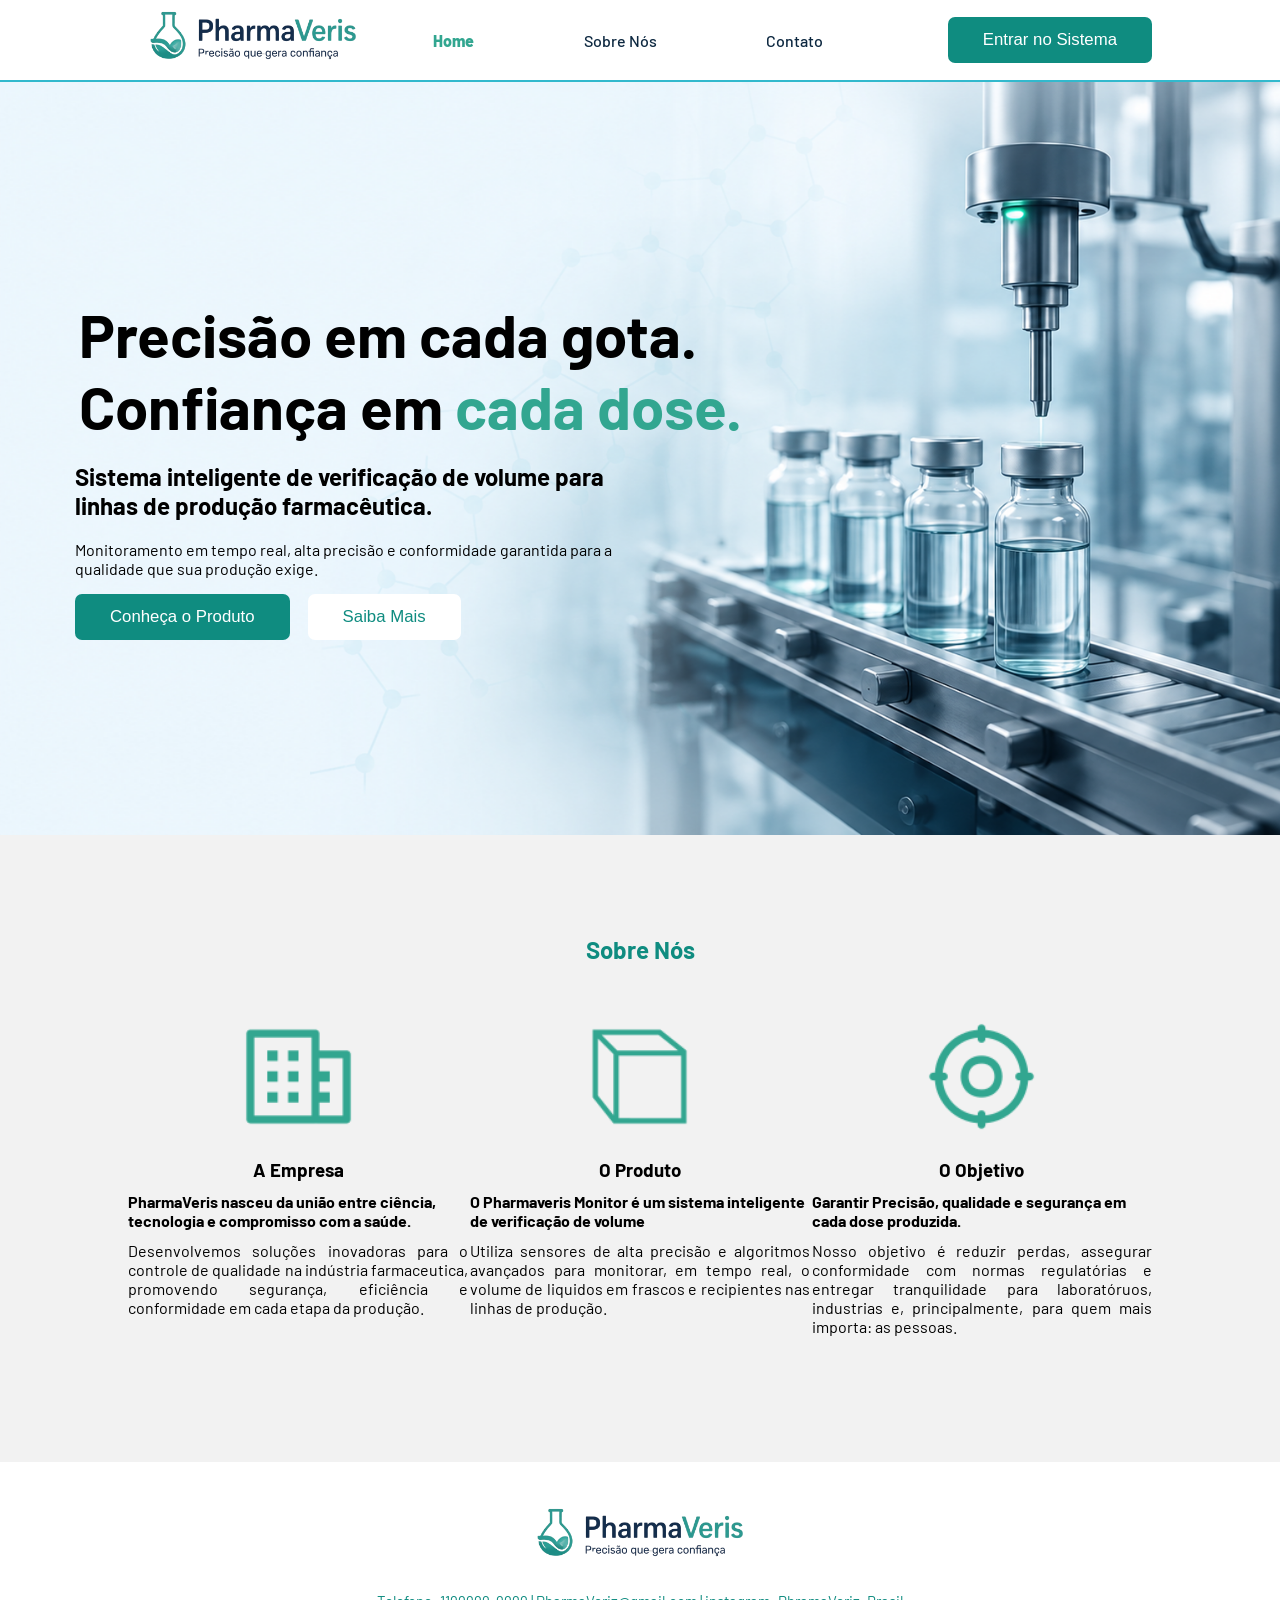
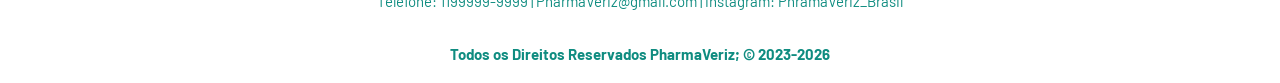
<file: web-data-viz/public/index.html>
<!DOCTYPE html>
<html lang="pt-BR">

<head>
    <meta charset="UTF-8">
    <meta http-equiv="X-UA-Compatible" content="IE=edge">
    <meta name="viewport" content="width=device-width, initial-scale=1.0">

    <title>PharmaVeris | Página Inicial</title>

    <script src="./js/sessao.js"></script>

    <link rel="stylesheet" href="./css/estilo.css">
    <link rel="icon" href="./assets/icon/logo.png">
    <link rel="preconnect" href="https://fonts.gstatic.com">
</head>

<body>
    <div class="header">
      <div class="container">
        <img src="assets/icon/logo.png" alt="Logo">
        <ul class="navbar">
          <li class="agora">
            <a href="#">Home</a>
          </li>
          <li>
            <a href="#social">Sobre Nós</a>
          </li>
          <li>
            <a href="#contato">Contato</a>
          </li>
          <li>
          </li>
        </ul>
        <button onclick="entrar()" id="btn_entrar">Entrar no Sistema</button>
      </div>
    </div>
  
    <div class="banner" style="display: flex;">
      <div class="container">
        <h1>Precisão em cada gota. <br> Confiança em <span>cada dose.</span></h1>

        <div class="texto-banner">
          <h2>Sistema inteligente de verificação de volume para linhas de produção farmacêutica.</h2>

          <p>Monitoramento em tempo real, alta precisão e conformidade garantida para a qualidade que sua produção exige.</p>

          <button id="conheca" onclick="descer()">Conheça o Produto</button>
          <button id="saiba" onclick="descer()">Saiba Mais </button>
        </div>
      </div>
    </div>
  
    <div id="social" class="social">
      <div class="container">
        <h2 style="text-align: center; color: #0F8C80;">Sobre Nós</h2>
        <div class="boxes">
          <div class="box">
            <img src="assets/imgs/organizacao.png">
            <h3>A Empresa</h3>

            <h4>PharmaVeris nasceu da união entre ciência, tecnologia e compromisso com a saúde.</h4>

            <p>Desenvolvemos soluções inovadoras para o controle de qualidade na indústria farmaceutica, promovendo segurança, eficiência e conformidade em cada etapa da produção.</p>
          </div>

          <div class="linha"></div>

          <div class="box">
            <img src="assets/imgs/cubo.png">
            <h3>O Produto</h3>

            <h4>O Pharmaveris Monitor é um sistema inteligente de verificação de volume</h4>

            <p>Utiliza sensores de alta precisão e algoritmos avançados para monitorar, em tempo real, o volume de liquidos em frascos e recipientes nas linhas de produção.</p>
          </div>

          <div class="linha"></div>

          <div class="box">
            <img src="assets/imgs/alvo.png">
            <h3>O Objetivo</h3>

            <h4>Garantir Precisão, qualidade e segurança em cada dose produzida.</h4>

            <p>Nosso objetivo é reduzir perdas, assegurar conformidade com normas regulatórias e entregar tranquilidade para laboratóruos, industrias e, principalmente, para quem mais importa: as pessoas.</p>
          </div>
        </div>
      </div>
    </div>
  
    <div class="footer">
      <div class="container" id="contato">
        <img src="assets/icon/logo.png" alt="Logo">
        <p>Telefone: 1199999-9999 | PharmaVeriz@gmail.com | instagram: PhramaVeriz_Brasil</p>
        <h4>Todos os Direitos Reservados PharmaVeriz; &copy; 2023-2026</h4>
      </div>
    </div>
</body>

</html>

<script>
  function entrar(){
    window.location = 'cadastro.html'
  }

  function descer(){
    window.location = '#social'
  }
</script>
</file>
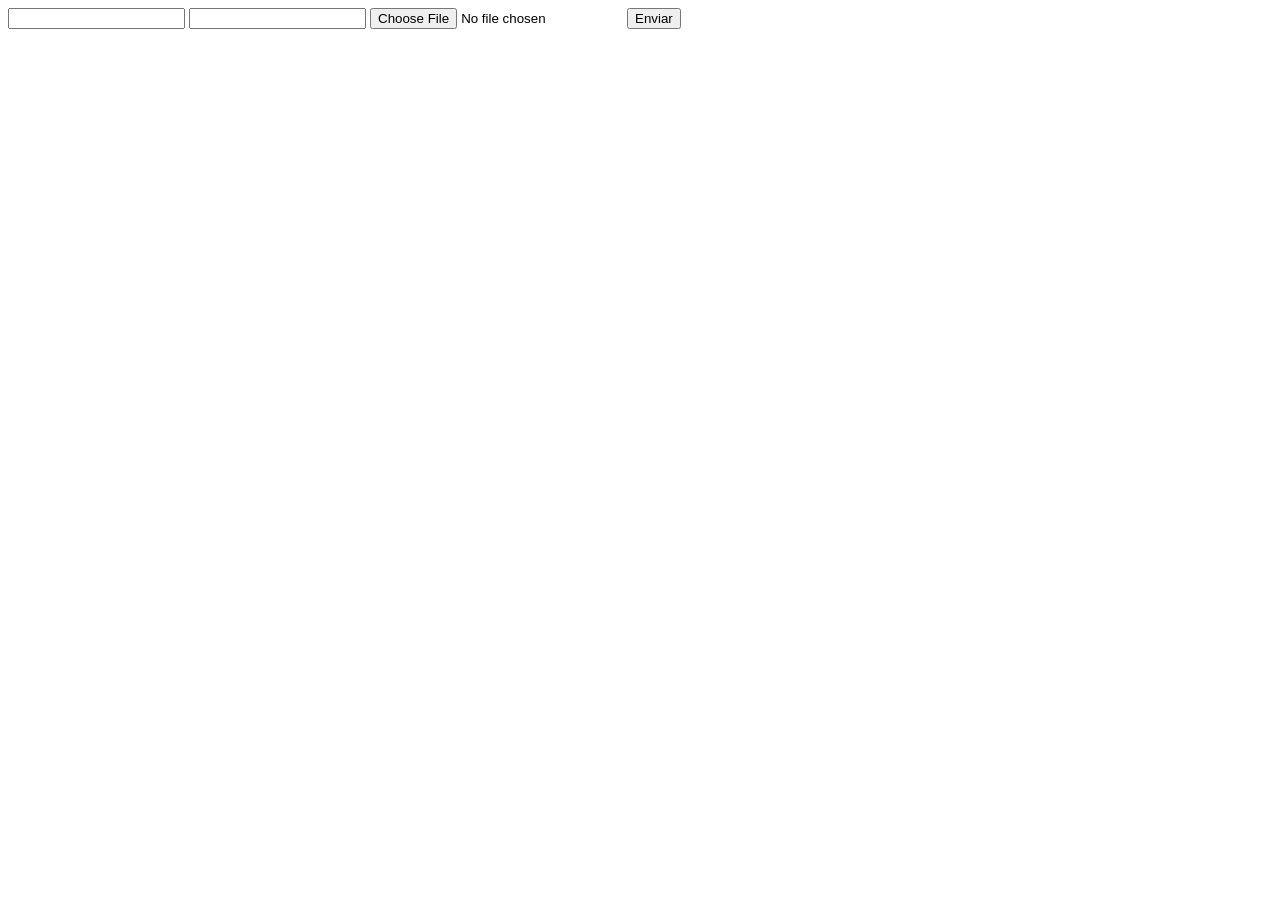
<file: web-data-viz/DOCUMENTOS_DE_APOIO/exemplo_de_upload_de_arquivo/public/index.html>
<!DOCTYPE html>
<html lang="en">

<head>
  <meta charset="UTF-8">
  <meta http-equiv="X-UA-Compatible" content="IE=edge">
  <meta name="viewport" content="width=device-width, initial-scale=1.0">
  <title>Upload</title>
</head>

<body>

  <div>
    <input name="nome" id="nome" type="text" />
    <input name="email" id="email" type="url" />
    <input name="foto" id="foto" type="file" />
    <button onclick="enviar()">Enviar</button>
  </div>

  <div id="container"></div>
</body>

</html>

<script>
  function enviar() {
    const formData = new FormData();
    formData.append('foto', foto.files[0])
    formData.append('nome', nome.value)
    formData.append('email', email.value)

    fetch("/usuarios/cadastro", {
      method: "POST",
      body: formData
    })
      .then(res => {
        window.location = "./perfil.html"
      })
      .catch(err => {
        console.log(err);
      })
  }
</script>
</file>
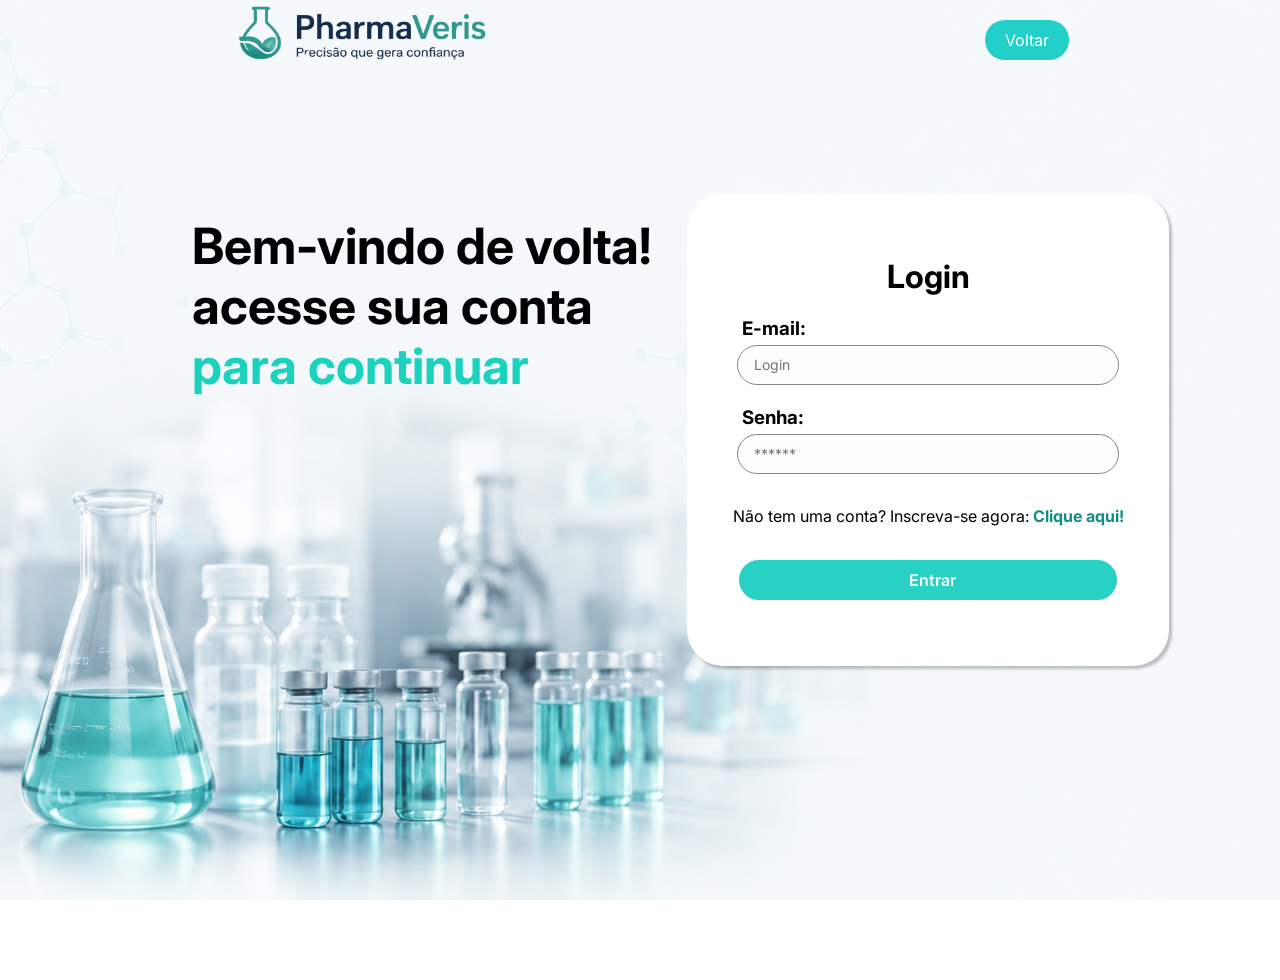
<file: web-data-viz/public/login.html>
<!DOCTYPE html>
<html lang="pt-br">

<head>
    <meta charset="UTF-8">
    <meta http-equiv="X-UA-Compatible" content="IE=edge">
    <meta name="viewport" content="width=device-width, initial-scale=1.0">
    <link rel="shortcut icon" href="../assets/logo/Simbolo_SafeControl.png" type="image/x-icon">

    <title>PharmaVeris | Login</title>

    <script src="./js/sessao.js"></script>

    <link rel="stylesheet" href="./css/login.css">
    <link rel="icon" href="./assets/icon/favicon2.ico">
    <link rel="preconnect" href="https://fonts.gstatic.com">
</head>

<body>
    <div class="header">
        <div class="logo">
      <img class="img-logo" src="assets/icon/logo.png" style="height: 90px; width: 300px;" alt="Imagem da Logo da Safe Control">
        </div>
        
        <button class="voltar"><a class="link-voltar" href="index.html">Voltar</a></button>
    </div>
     <div class="fala">
    <h1>Bem-vindo de volta!<br>
    acesse sua conta<br>
    <p>para continuar</p>
    </h1>
  </div>

    <div class="login">
        <div class="alerta_erro">
            <div class="card_erro" id="cardErro">
                <span id="mensagem_erro"></span>
            </div>
        </div>

        <div class="container">
            <div class="card card-login">
                <div class="formulario">
                    <h2>Login</h2>
                    
                    <div class="campo">
                        <h3>E-mail:</h3>
                        <input id="email_input" type="text" placeholder="Login">
                    </div>

                    <div class="campo">
                        <h3>Senha:</h3>
                        <input id="senha_input" type="password" placeholder="******">
                    </div>

                    <p>Não tem uma conta? Inscreva-se agora: <a class="link-entrar" href="./cadastro.html">Clique aqui!</a></p>
                    
                    <button class="botao" onclick="entrar()"><span class="texto-botao">Entrar</span></button>
                </div>

                <div id="div_aguardar" class="loading-div">
                    <img src="./assets/circle-loading.gif" id="loading-gif">
                </div>

                <div id="div_erros_login"></div>
            </div>
        </div>
    </div>
</body>
</html>

<script>
    function entrar() {
        aguardar();

        var emailVar = email_input.value;
        var senhaVar = senha_input.value;

        if (emailVar == "" || senhaVar == "") {
            cardErro.style.display = "block"
            mensagem_erro.innerHTML = "(Mensagem de erro para todos os campos em branco)";
            finalizarAguardar();
            return false;
        }
        else {
            setInterval(sumirMensagem, 5000)
        }

        console.log("FORM LOGIN: ", emailVar);
        console.log("FORM SENHA: ", senhaVar);

        fetch("/usuarios/autenticar", {
            method: "POST",
            headers: {
                "Content-Type": "application/json"
            },
            body: JSON.stringify({
                emailServer: emailVar,
                senhaServer: senhaVar
            })
        }).then(function (resposta) {
            console.log("ESTOU NO THEN DO entrar()!")

            if (resposta.ok) {
                console.log(resposta);

                resposta.json().then(json => {
                    console.log(json);
                    console.log(JSON.stringify(json));
                    sessionStorage.EMAIL_USUARIO = json.email;
                    sessionStorage.NOME_USUARIO = json.nome;
                    sessionStorage.ID_USUARIO = json.id;
                    //sessionStorage.AQUARIOS = JSON.stringify(json.aquarios)
                    
                    if(emailVar == 'suporte@safe.com' && senhaVar == 'suporten3'){
                        setTimeout(function () {
                        window.location = "manul_instalação.html";
                    }, 1000);
                    }

                    else{
                        setTimeout(function () {
                            window.location = "pagina";
                        }, 1000);
                    }
                });

            } else {

                console.log("Houve um erro ao tentar realizar o login!");

                resposta.text().then(texto => {
                    console.error(texto);
                    finalizarAguardar(texto);
                });
            }

        }).catch(function (erro) {
            console.log(erro);
        })

        return false;
    }

    function sumirMensagem() {
        cardErro.style.display = "none"
    }

</script>
</file>
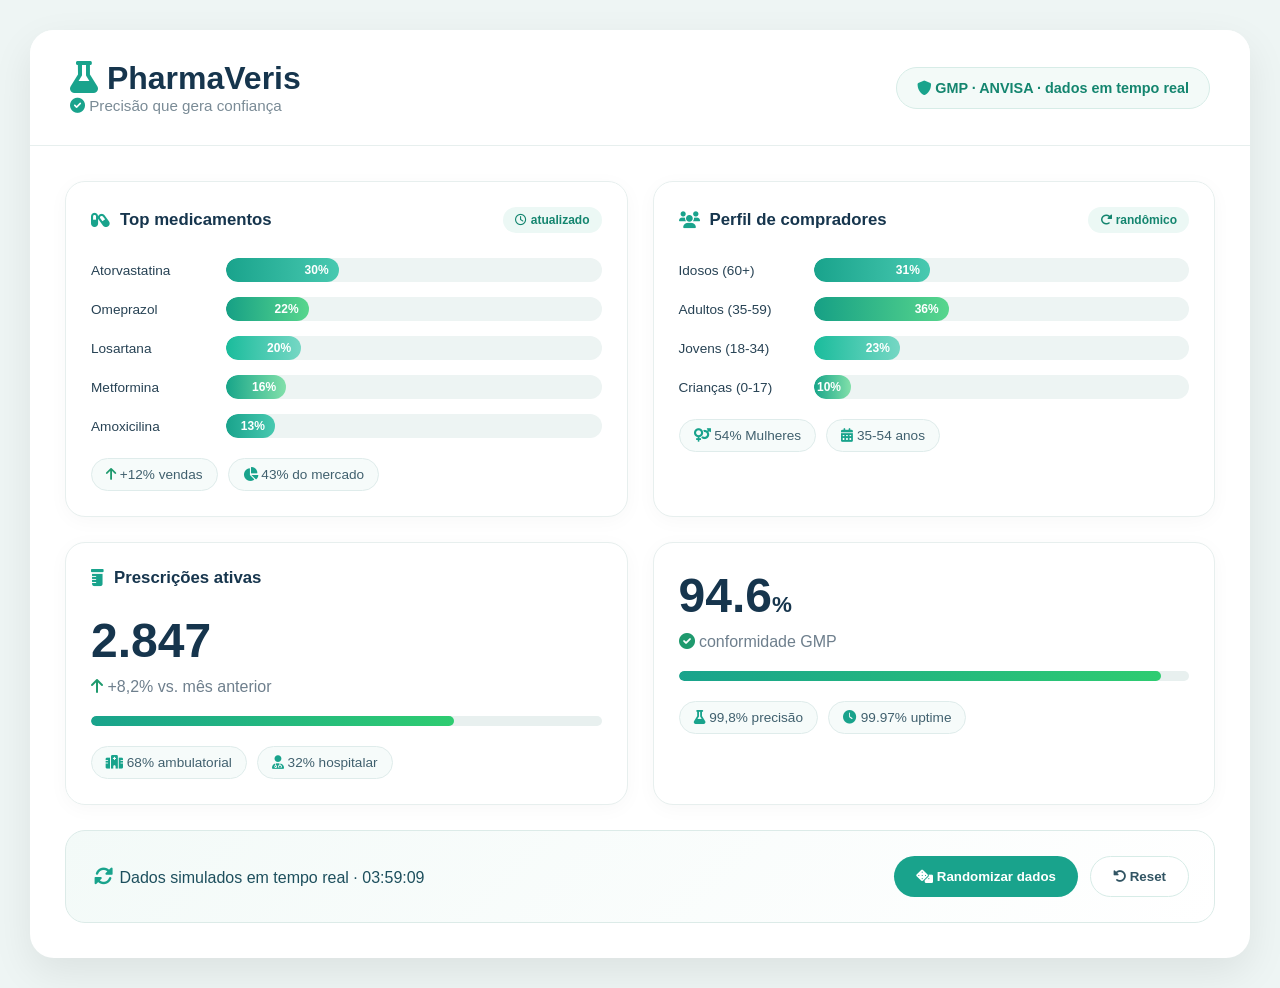
<file: web-data-viz/public/pagina.html>
<!DOCTYPE html>
<html lang="pt-BR">
<head>
  <meta charset="UTF-8">
  <meta name="viewport" content="width=device-width, initial-scale=1.0">
  <title>PharmaVeris · Insights</title>
  <!-- Font Awesome (opcional, para ícones) -->
  <link rel="stylesheet" href="https://cdnjs.cloudflare.com/ajax/libs/font-awesome/6.0.0-beta3/css/all.min.css">
  
  
  <style>*{
    margin:0;
    padding:0;
    box-sizing:border-box;
    font-family:'Segoe UI',sans-serif;
}

body{
    background:#eef5f4;
    min-height:100vh;
    padding:30px;
}

.dashboard{
    max-width:1400px;
    margin:auto;
    background:#fff;
    border-radius:24px;
    overflow:hidden;
    box-shadow:0 15px 40px rgba(0,0,0,.08);
}

/* ==========================
   HEADER
========================== */

.brand-header{
    display:flex;
    justify-content:space-between;
    align-items:center;
    padding:30px 40px;
    border-bottom:1px solid #e7efee;
    background:#fff;
}

.brand h1{
    font-size:2rem;
    color:#16354d;
    font-weight:700;
}

.brand h1 i{
    color:#19a38c;
}

.tagline{
    margin-top:8px;
    color:#7a8b96;
    font-size:.95rem;
}

.tagline i{
    color:#19a38c;
}

.trust-badge{
    background:#f3faf8;
    border:1px solid #d7ece7;
    color:#14856f;
    padding:12px 20px;
    border-radius:50px;
    font-size:.9rem;
    font-weight:600;
}

.trust-badge i{
    color:#19a38c;
}

/* ==========================
   HERO
========================== */

.insight-grid{
    display:grid;
    grid-template-columns:repeat(2,1fr);
    gap:25px;
    padding:35px;
}

/* ==========================
   CARDS
========================== */

.card{
    background:#fff;
    border:1px solid #e7efee;
    border-radius:20px;
    padding:25px;
    transition:.3s;
    box-shadow:0 4px 20px rgba(0,0,0,.03);
}

.card:hover{
    transform:translateY(-4px);
    box-shadow:0 12px 30px rgba(0,0,0,.07);
}

.card-header{
    display:flex;
    justify-content:space-between;
    align-items:center;
    margin-bottom:25px;
}

.card-header h3{
    color:#16354d;
    font-size:1.05rem;
    display:flex;
    align-items:center;
    gap:10px;
}

.card-header h3 i{
    color:#19a38c;
}

.badge-cpi{
    background:#ecf8f5;
    color:#14856f;
    padding:6px 12px;
    border-radius:30px;
    font-size:.75rem;
    font-weight:600;
}

/* ==========================
   KPIS
========================== */

.cpi-value{
    font-size:3rem;
    font-weight:700;
    color:#16354d;
}

.cpi-desc{
    margin-top:10px;
    color:#6e7f8d;
}

.progress-bar-bg{
    height:10px;
    background:#e8f0ef;
    border-radius:20px;
    margin:20px 0;
    overflow:hidden;
}

.progress-fill{
    height:100%;
    border-radius:20px;
    background:linear-gradient(
        90deg,
        #19a38c,
        #2ecc71
    );
}

/* ==========================
   CHIPS
========================== */

.chip-list{
    display:flex;
    flex-wrap:wrap;
    gap:10px;
}

.chip{
    background:#f6fbfa;
    border:1px solid #dfeceb;
    padding:8px 14px;
    border-radius:50px;
    color:#40606e;
    font-size:.85rem;
}

.chip i{
    color:#19a38c;
}

/* ==========================
   BARRAS
========================== */

.chart-container{
    margin-top:15px;
}

.bar-item{
    display:flex;
    align-items:center;
    gap:15px;
    margin-bottom:15px;
}

.bar-label{
    width:120px;
    font-size:.85rem;
    color:#274254;
    font-weight:500;
}

.bar-track{
    flex:1;
    height:24px;
    background:#edf4f3;
    border-radius:50px;
    overflow:hidden;
}

.bar-fill{
    height:100%;
    display:flex;
    justify-content:flex-end;
    align-items:center;
    padding-right:10px;
    color:white;
    font-size:.75rem;
    font-weight:600;
    border-radius:50px;
    background:linear-gradient(
        90deg,
        #19a38c,
        #48c9b0
    );
}

.bar-fill.orange{
    background:linear-gradient(
        90deg,
        #16a085,
        #58d68d
    );
}

.bar-fill.green{
    background:linear-gradient(
        90deg,
        #1abc9c,
        #76d7c4
    );
}

.bar-fill.purple{
    background:linear-gradient(
        90deg,
        #17a589,
        #82e0aa
    );
}

/* ==========================
   MINI STATS
========================== */

.mini-stats{
    display:flex;
    flex-wrap:wrap;
    gap:10px;
    margin-top:20px;
}

.stat-item{
    background:#f6fbfa;
    border:1px solid #dfeceb;
    padding:8px 14px;
    border-radius:50px;
    color:#40606e;
    font-size:.85rem;
}

.stat-item i{
    color:#19a38c;
}

/* ==========================
   FOOTER ACTION
========================== */

.interactive-zone{
    grid-column:1/-1;
    background:linear-gradient(
        135deg,
        #f3faf8,
        #ffffff
    );
    border:1px solid #dcebe8;
    border-radius:20px;
    padding:25px;
    display:flex;
    justify-content:space-between;
    align-items:center;
}

.interactive-zone p{
    color:#1d4f5d;
    font-weight:500;
}

.interactive-zone p i{
    color:#19a38c;
    font-size:1.2rem;
}

.btn-group{
    display:flex;
    gap:12px;
}

.btn{
    padding:12px 22px;
    border:none;
    border-radius:50px;
    cursor:pointer;
    font-weight:600;
    transition:.3s;
}

.btn-primary{
    background:#19a38c;
    color:white;
}

.btn-primary:hover{
    background:#148f77;
}

.btn:not(.btn-primary){
    background:white;
    border:1px solid #d7ece7;
    color:#315463;
}

.btn:not(.btn-primary):hover{
    background:#f5fbfa;
}

/* ==========================
   RESPONSIVO
========================== */

@media(max-width:950px){

    .brand-header{
        flex-direction:column;
        gap:15px;
        align-items:flex-start;
    }

    .insight-grid{
        grid-template-columns:1fr;
    }

    .interactive-zone{
        flex-direction:column;
        gap:20px;
        text-align:center;
    }

    .btn-group{
        width:100%;
        justify-content:center;
    }
}</style>
</head>
<body>
<div class="dashboard">

  <!-- cabeçalho com identidade PharmaVeris -->
  <div class="brand-header">
    <div class="brand">
      <h1><i class="fas fa-flask"></i> PharmaVeris</h1>
      <span class="tagline"><i class="fas fa-check-circle"></i> Precisão que gera confiança</span>
    </div>
    <div class="trust-badge">
      <i class="fas fa-shield-alt"></i> GMP · ANVISA · dados em tempo real
    </div>
  </div>

  <!-- grade de CPIs e gráficos -->
  <div class="insight-grid" id="insightGrid">

    <!-- CPI: Medicamentos mais comprados (gráfico de barras) -->
    <div class="card">
      <div class="card-header">
        <h3><i class="fas fa-capsules"></i> Top medicamentos</h3>
        <span class="badge-cpi"><i class="far fa-clock"></i> atualizado</span>
      </div>
      <div class="chart-container" id="medChart">
        <!-- barras geradas via JS -->
      </div>
      <div class="mini-stats">
        <span class="stat-item"><i class="fas fa-arrow-up" style="color:#1f9a6e;"></i> +12% vendas</span>
        <span class="stat-item"><i class="fas fa-chart-pie"></i> 43% do mercado</span>
      </div>
    </div>

    <!-- CPI: Público que mais compra (gráfico de barras com perfis) -->
    <div class="card">
      <div class="card-header">
        <h3><i class="fas fa-users"></i> Perfil de compradores</h3>
        <span class="badge-cpi"><i class="fas fa-rotate-right"></i> randômico</span>
      </div>
      <div class="chart-container" id="publicChart">
        <!-- barras geradas via JS -->
      </div>
      <div class="mini-stats">
        <span class="stat-item"><i class="fas fa-venus-mars"></i> 54% Mulheres</span>
        <span class="stat-item"><i class="fas fa-calendar-alt"></i> 35-54 anos</span>
      </div>
    </div>

    <!-- CPI adicional: volume de prescrições + interatividade -->
    <div class="card">
      <div class="card-header">
        <h3><i class="fas fa-prescription-bottle"></i> Prescrições ativas</h3>
       
      </div>
      <div class="cpi-value" id="prescValue">2.847</div>
      <div class="cpi-desc"><i class="fas fa-arrow-up" style="color:#1f9a6e;"></i> +8,2% vs. mês anterior</div>
      <div class="progress-bar-bg"><div class="progress-fill" id="prescProgress" style="width: 76%;"></div></div>
      <div class="chip-list">
        <span class="chip"><i class="fas fa-hospital"></i> 68% ambulatorial</span>
        <span class="chip"><i class="fas fa-user-md"></i> 32% hospitalar</span>
      </div>
    </div>

    <!-- CPI: Satisfação e confiança (interativo com botão) -->
    <div class="card">
       
      <div class="cpi-value" id="trustValue">94.6<span style="font-size:1.4rem;">%</span></div>
      <div class="cpi-desc"><i class="fas fa-check-circle" style="color:#1f9a6e;"></i> conformidade GMP </div>
      <div class="progress-bar-bg"><div class="progress-fill" id="trustProgress" style="width: 94.6%;"></div></div>
      <div class="chip-list">
        <span class="chip"><i class="fas fa-flask"></i> 99,8% precisão</span>
        <span class="chip"><i class="fas fa-clock"></i> <span id="uptimeValue">99.97</span>% uptime</span>
      </div>
    </div>

    <!-- Área interativa: atualiza dados randômicos -->
    <div class="interactive-zone">
      <p>
        <i class="fas fa-sync-alt fa-fw"></i> 
        <span>Dados simulados em tempo real · <span id="lastUpdate">agora</span></span>
      </p>
      <div class="btn-group">
        <button class="btn btn-primary" id="randomizeBtn"><i class="fas fa-dice"></i> Randomizar dados</button>
        <button class="btn" id="resetBtn"><i class="fas fa-undo-alt"></i> Reset</button>
      </div>
    </div>

  </div>
  <!-- fim grid -->
</div>

<script>
  (function() {
    // ----- dados iniciais (randômicos) -----
    const medicamentos = ['Atorvastatina', 'Omeprazol', 'Losartana', 'Metformina', 'Amoxicilina'];
    const perfis = ['Idosos (60+)', 'Adultos (35-59)', 'Jovens (18-34)', 'Crianças (0-17)'];

    // estado
    let state = {
      medicamentoVals: [42, 31, 28, 23, 18],   // percentuais / valores
      perfilVals: [38, 45, 29, 12],
      prescricoes: 2847,
      confianca: 94.6,
      uptime: 99.97,
    };

    // referências
    const medChart = document.getElementById('medChart');
    const publicChart = document.getElementById('publicChart');
    const prescValue = document.getElementById('prescValue');
    const prescProgress = document.getElementById('prescProgress');
    const trustValue = document.getElementById('trustValue');
    const trustProgress = document.getElementById('trustProgress');
    const uptimeSpan = document.getElementById('uptimeValue');
    const lastUpdateSpan = document.getElementById('lastUpdate');

    // funções de render

    function renderMedicamentos() {
      const total = state.medicamentoVals.reduce((a,b) => a+b, 0) || 1;
      let html = '';
      for (let i = 0; i < medicamentos.length; i++) {
        const pct = Math.round((state.medicamentoVals[i] / total) * 100);
        const cor = ['', 'orange', 'green', 'purple', ''];
        const extraClass = (i === 1) ? 'orange' : (i === 2) ? 'green' : (i === 3) ? 'purple' : '';
        html += `
          <div class="bar-item">
            <span class="bar-label">${medicamentos[i]}</span>
            <div class="bar-track">
              <div class="bar-fill ${extraClass}" style="width: ${pct}%;">${pct}%</div>
            </div>
          </div>
        `;
      }
      medChart.innerHTML = html;
    }

    function renderPerfis() {
      const total = state.perfilVals.reduce((a,b) => a+b, 0) || 1;
      let html = '';
      const cores = ['', 'orange', 'green', 'purple'];
      for (let i = 0; i < perfis.length; i++) {
        const pct = Math.round((state.perfilVals[i] / total) * 100);
        const extra = (i === 1) ? 'orange' : (i === 2) ? 'green' : (i === 3) ? 'purple' : '';
        html += `
          <div class="bar-item">
            <span class="bar-label">${perfis[i]}</span>
            <div class="bar-track">
              <div class="bar-fill ${extra}" style="width: ${pct}%;">${pct}%</div>
            </div>
          </div>
        `;
      }
      publicChart.innerHTML = html;
    }

    function updateCards() {
      // prescrições
      const pVal = state.prescricoes;
      prescValue.textContent = pVal.toLocaleString('pt-BR');
      const pctPresc = Math.min(100, (pVal / 4000) * 100);
      prescProgress.style.width = Math.min(100, pctPresc) + '%';

      // confiança
      const trust = state.confianca;
      trustValue.innerHTML = trust.toFixed(1) + '<span style="font-size:1.4rem;">%</span>';
      trustProgress.style.width = Math.min(100, trust) + '%';

      // uptime
      uptimeSpan.textContent = state.uptime.toFixed(2);

      // barras
      renderMedicamentos();
      renderPerfis();

      // timestamp
      const now = new Date();
      lastUpdateSpan.textContent = now.toLocaleTimeString('pt-BR', { hour: '2-digit', minute: '2-digit', second: '2-digit' });
    }

    // gerar números randômicos coerentes
    function randomizeState() {
      // medicamentos: soma entre 100 e 180
      const rawMeds = medicamentos.map(() => Math.floor(Math.random() * 30) + 8);
      state.medicamentoVals = rawMeds;

      // perfis
      const rawPerf = perfis.map(() => Math.floor(Math.random() * 25) + 6);
      state.perfilVals = rawPerf;

      // prescrições entre 1800 e 4200
      state.prescricoes = Math.floor(Math.random() * 2400) + 1800;

      // confiança entre 88 e 98.5
      state.confianca = 88 + Math.random() * 10.5;

      // uptime entre 99.5 e 99.99
      state.uptime = 99.5 + Math.random() * 0.49;

      updateCards();
    }

    // reset para valores fixos "base"
    function resetToBase() {
      state.medicamentoVals = [42, 31, 28, 23, 18];
      state.perfilVals = [38, 45, 29, 12];
      state.prescricoes = 2847;
      state.confianca = 94.6;
      state.uptime = 99.97;
      updateCards();
    }

    // eventos
    document.getElementById('randomizeBtn').addEventListener('click', function(e) {
      e.preventDefault();
      randomizeState();
    });

    document.getElementById('resetBtn').addEventListener('click', function(e) {
      e.preventDefault();
      resetToBase();
    });

    // inicializar
    resetToBase();

    // atualização automática a cada 12s (para sensação de dados vivos)
    setInterval(() => {
      // pequena variação sem perder a base
      const delta = (Math.random() - 0.5) * 0.08;
      state.confianca = Math.min(99.9, Math.max(86, state.confianca + delta));
      state.uptime = Math.min(99.999, Math.max(99.3, state.uptime + (Math.random() - 0.5) * 0.02));
      // prescrições variam
      const prescDelta = Math.floor((Math.random() - 0.5) * 80);
      state.prescricoes = Math.max(1200, Math.min(5000, state.prescricoes + prescDelta));
      // pequena variação nas barras (sem destruir)
      for (let i = 0; i < state.medicamentoVals.length; i++) {
        const v = state.medicamentoVals[i] + Math.floor((Math.random() - 0.5) * 4);
        state.medicamentoVals[i] = Math.max(5, Math.min(60, v));
      }
      for (let i = 0; i < state.perfilVals.length; i++) {
        const v = state.perfilVals[i] + Math.floor((Math.random() - 0.5) * 4);
        state.perfilVals[i] = Math.max(4, Math.min(55, v));
      }
      updateCards();
    }, 10000);
  })();
</script>
</body>
</html>
</file>
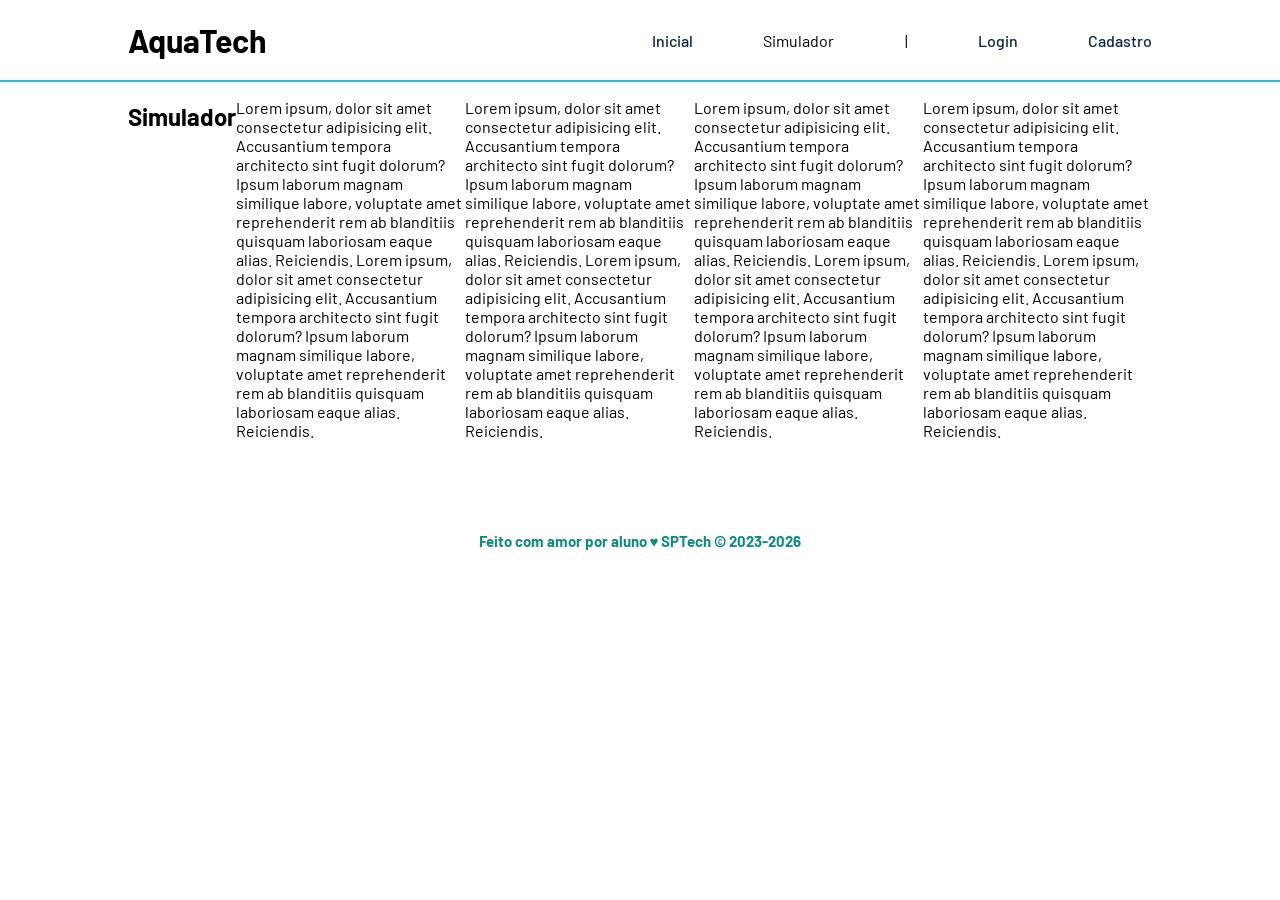
<file: web-data-viz/public/simulador.html>
<!DOCTYPE html>
<html lang="pt-br">

<head>
    <meta charset="UTF-8">
    <meta http-equiv="X-UA-Compatible" content="IE=edge">
    <meta name="viewport" content="width=device-width, initial-scale=1.0">

    <title>AquaTech | Simulador</title>

    <script src="./js/sessao.js"></script>

    <link rel="stylesheet" href="./css/estilo.css">
    <link rel="icon" href="./assets/icon/favicon2.ico">
    <link rel="preconnect" href="https://fonts.gstatic.com">
</head>

<body>

    <!--header inicio-->
    <div class="header">
        <div class="container">
            <h1 class="titulo">AquaTech</h1>
            <ul class="navbar">
                <li>
                    <a href="./index.html">Inicial</a>
                </li>
                <li class="agora">Simulador</li>
                <li>|</li>
                <li>
                    <a href="./login.html">Login</a>
                </li>
                <li>
                    <a href="./login.html">Cadastro</a>
                </li>
            </ul>
        </div>
    </div>


    <!-- simulador inicio -->
    <div class="simulador">
        <div class="container">
            <h2>Simulador</h2>
            <p>Lorem ipsum, dolor sit amet consectetur adipisicing elit. Accusantium tempora architecto sint fugit
                dolorum? Ipsum laborum magnam similique labore, voluptate amet reprehenderit rem ab blanditiis quisquam
                laboriosam eaque alias. Reiciendis. Lorem ipsum, dolor sit amet consectetur adipisicing elit.
                Accusantium tempora architecto sint fugit dolorum? Ipsum laborum magnam similique labore, voluptate amet
                reprehenderit rem ab blanditiis quisquam laboriosam eaque alias. Reiciendis.</p>
            <p>Lorem ipsum, dolor sit amet consectetur adipisicing elit. Accusantium tempora architecto sint fugit
                dolorum? Ipsum laborum magnam similique labore, voluptate amet reprehenderit rem ab blanditiis quisquam
                laboriosam eaque alias. Reiciendis. Lorem ipsum, dolor sit amet consectetur adipisicing elit.
                Accusantium tempora architecto sint fugit dolorum? Ipsum laborum magnam similique labore, voluptate amet
                reprehenderit rem ab blanditiis quisquam laboriosam eaque alias. Reiciendis.</p>
            <p>Lorem ipsum, dolor sit amet consectetur adipisicing elit. Accusantium tempora architecto sint fugit
                dolorum? Ipsum laborum magnam similique labore, voluptate amet reprehenderit rem ab blanditiis quisquam
                laboriosam eaque alias. Reiciendis. Lorem ipsum, dolor sit amet consectetur adipisicing elit.
                Accusantium tempora architecto sint fugit dolorum? Ipsum laborum magnam similique labore, voluptate amet
                reprehenderit rem ab blanditiis quisquam laboriosam eaque alias. Reiciendis.</p>
            <p>Lorem ipsum, dolor sit amet consectetur adipisicing elit. Accusantium tempora architecto sint fugit
                dolorum? Ipsum laborum magnam similique labore, voluptate amet reprehenderit rem ab blanditiis quisquam
                laboriosam eaque alias. Reiciendis. Lorem ipsum, dolor sit amet consectetur adipisicing elit.
                Accusantium tempora architecto sint fugit dolorum? Ipsum laborum magnam similique labore, voluptate amet
                reprehenderit rem ab blanditiis quisquam laboriosam eaque alias. Reiciendis.</p>

        </div>
    </div>
    <!-- simulador fim -->

    <!--footer inicio-->
    <div class="footer">
        <div class="container">
            <h4>Feito com amor por aluno &hearts; SPTech &copy; 2023-2026</h4>
        </div>
    </div>
    <!--footer fim-->


</body>

</html>
</file>
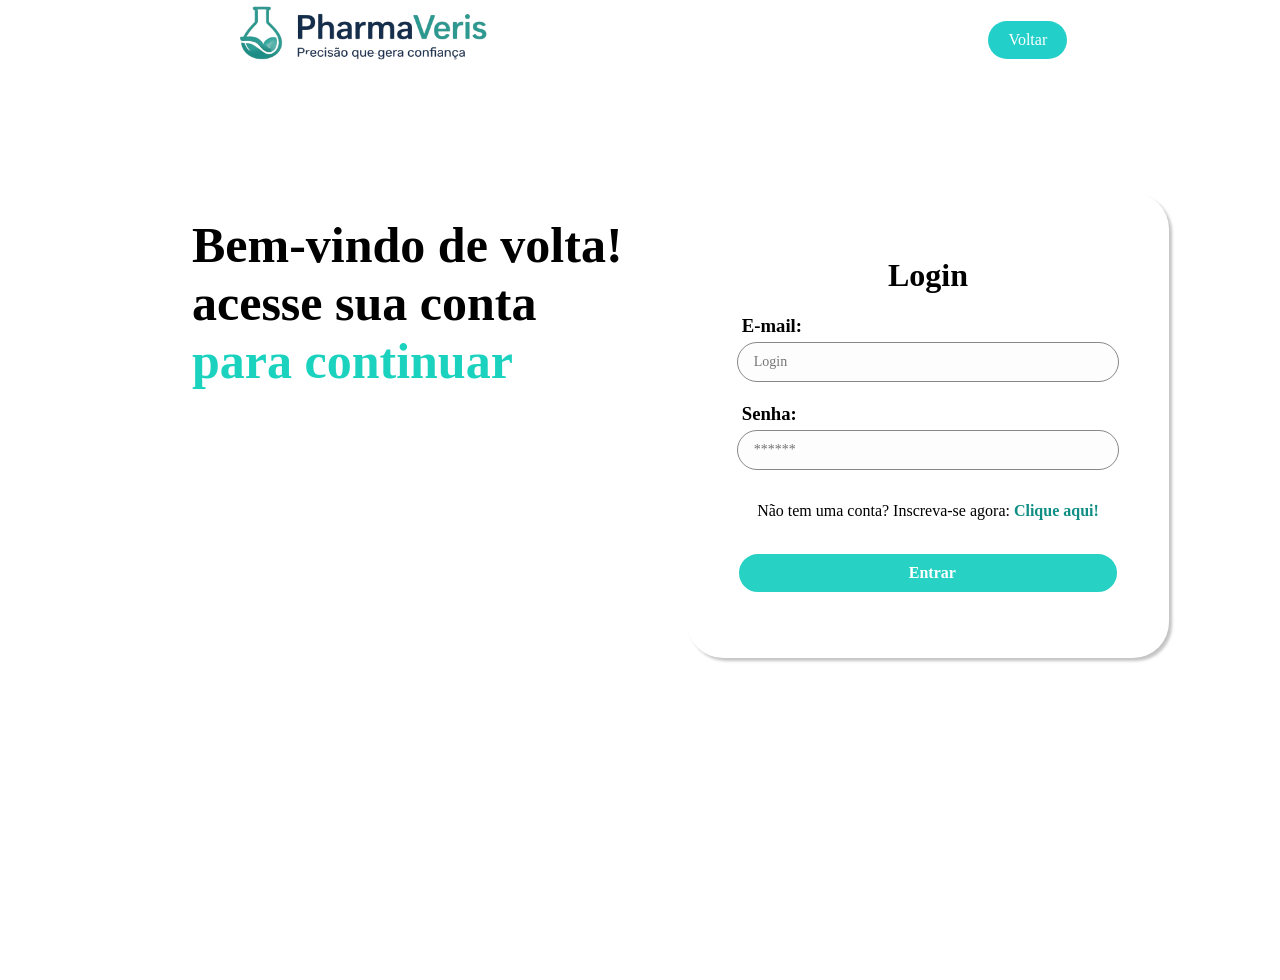
<file: web-data-viz/public/dashboard/cards.html>
<!DOCTYPE html>
<html lang="pt-br">

<head>
    <link rel="shortcut icon" href="../assets/icon/favicon2.ico" type="image/x-icon">
    <meta charset="UTF-8">
    <meta http-equiv="X-UA-Compatible" content="IE=edge">
    <meta name="viewport" content="width=device-width, initial-scale=1.0">
    <title>AquaTech | Tempo Real</title>


    <link rel="stylesheet" href="./../css/dashboards.css">
    <link rel="stylesheet" href="./../css/estilo.css" />

    <script src="../js/sessao.js"></script>
    <script src="../js/alerta.js"></script>
    <link rel="preconnect" href="https://fonts.gstatic.com">
    <link
        href="https://fonts.googleapis.com/css2?family=Exo+2:ital,wght@0,100;0,200;0,300;0,400;0,500;0,600;0,700;0,800;0,900;1,100;1,200;1,300;1,400;1,500;1,600;1,700;1,800;1,900&display=swap"
        rel="stylesheet">
</head>

<body onload="validarSessao(), exibirAquarios(),  atualizacaoPeriodica()">

    <div class="janela">

        <div class="header-left dash-header">

            <h1>AquaTech</h1>

            <div class="hello">
                <h3>Olá, <span id="b_usuario">usuário</span>!</h3>
            </div>

            <div class="btn-nav">
                <h3>Aquários e Terrários</h3>
            </div>

            <div class="btn-nav-white">
                <a href="./dashboard.html">
                    <h3>Gráficos</h3>
                </a>
            </div>

            <div class="btn-nav-white">
                <a href="./mural.html">
                    <h3>Mural de Avisos</h3>
                </a>
            </div>

            <div class="btn-logout" onclick="limparSessao()">
                <h3>Sair</h3>
            </div>

        </div>

        <div class="dash">
            <div id="alerta">
            </div>
            <div class="area-parametros-alerta">
                <p class="titulo-legenda">
                    Legenda - Parâmetros para Alertas
                </p>
                <div class="parametros-alerta">
                    <div class="item-regua perigo-frio">
                        <p>Perigo</p>
                        <p>&lt;=5°C</p>
                    </div>
                    <div class="item-regua alerta-frio">
                        <p>Alerta</p>
                        <p>&lt;=10°C</p>
                    </div>
                    <div class="item-regua ideal">
                        <p>Ideal</p>
                        <p>20°C</p>
                    </div>
                    <div class="item-regua alerta-quente">
                        <p>Alerta</p>
                        <p>&gt;=22°C</p>
                    </div>
                    <div class="item-regua perigo-quente">
                        <p>Perigo</p>
                        <p>&gt;=23°C</p>
                    </div>
                </div>
            </div>

            <div class="cards" id="cardAquarios">

            </div>

        </div>

    </div>

</body>

<script>

    function exibirAquarios() {
        JSON.parse(sessionStorage.AQUARIOS).forEach(item => {
            document.getElementById("cardAquarios").innerHTML += `
                    <div class="card-aquario">
                        <div class="title-aquario">
                            <h1>${item.descricao}</h1>
                        </div>
                        <div class="desc-aquario">
                        <div class="temperatura">
                            <p id="temp_aquario_${item.id}">-°C</p>
                        </div>
                        <div class="cor-alerta" id="card_${item.id}"></div>
                    </div>
                    </div>
                    `
        });
    }

</script>

</html>
</file>
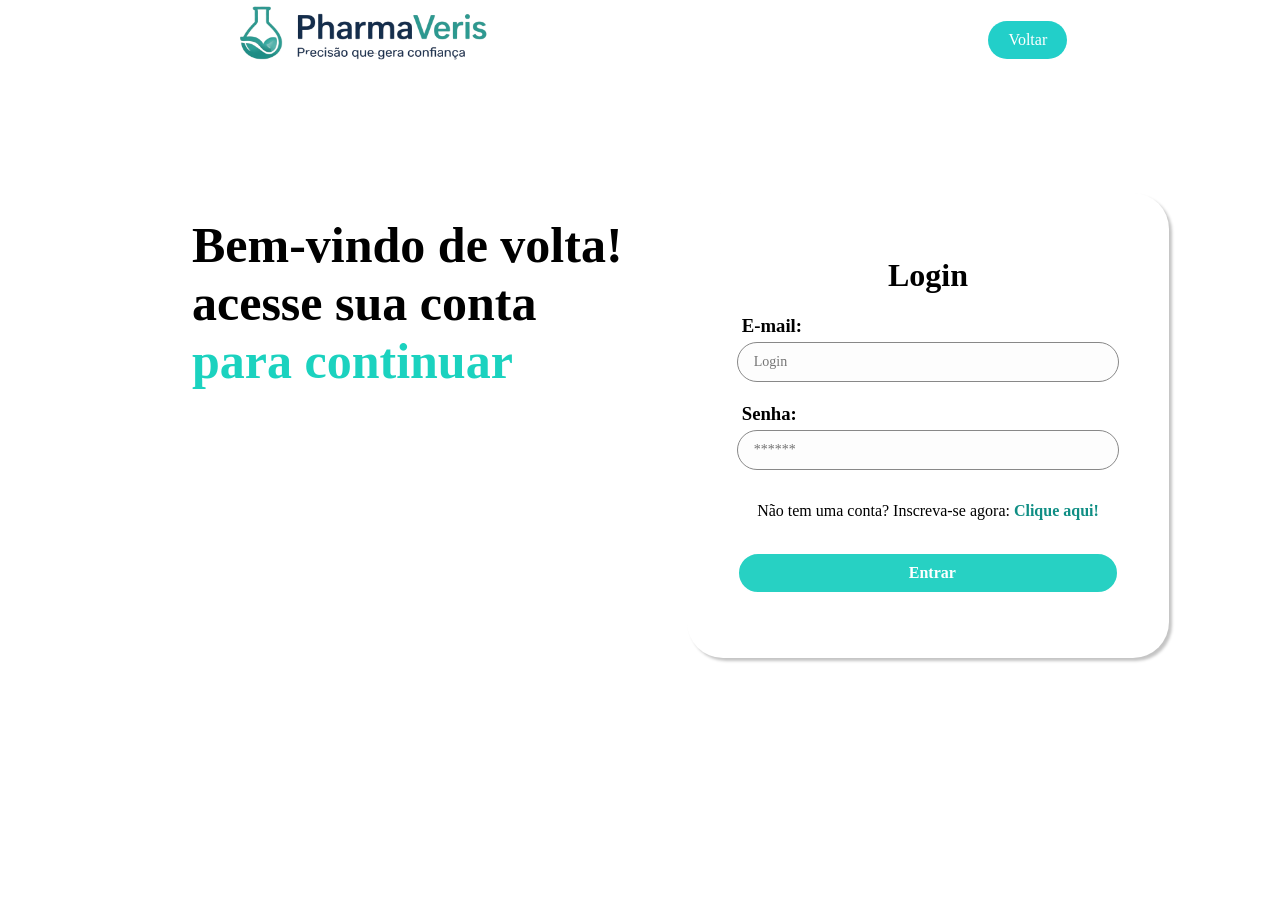
<file: web-data-viz/public/dashboard/edicao-aviso.html>
<!DOCTYPE html>
<html lang="pt-br">

<head>
    <link rel="shortcut icon" href="../assets/icon/favicon2.ico" type="image/x-icon">
    <meta charset="UTF-8">
    <meta http-equiv="X-UA-Compatible" content="IE=edge">
    <meta name="viewport" content="width=device-width, initial-scale=1.0">
    <title>AquaTech | Página Inicial</title>

    
    <link rel="stylesheet" href="./../css/dashboards.css">
    <link rel="stylesheet" href="./../css/estilo.css" />
    <script src="../js/sessao.js"></script>

    <link rel="preconnect" href="https://fonts.gstatic.com">
    <link
        href="https://fonts.googleapis.com/css2?family=Exo+2:ital,wght@0,100;0,200;0,300;0,400;0,500;0,600;0,700;0,800;0,900;1,100;1,200;1,300;1,400;1,500;1,600;1,700;1,800;1,900&display=swap"
        rel="stylesheet">
</head>

<body onload="validarSessao(), listarInfosDeUm()" style="background-color: #161618;">
    <!-- <body onload="validarSessao()"> -->

    <div class="janela">


        <div class="header-left">

            <h1>AquaTech</h1>

            <div class="hello">
                <h3>Olá, <span id="b_usuario">usuário</span>!</h3>
            </div>

            <div class="btn-nav-white">
                <a href="cards.html">
                    <h3>Aquários e Terrários</h3>
                </a>
            </div>

            <div class="btn-nav-white">
                <a href="./dashboard.html">
                    <h3>Gráficos</h3>
                </a>
            </div>

            <div class="btn-nav-white">
                <a href="./mural.html">
                    <h3>Mural de Avisos</h3>
                </a>
            </div>

            <div class="btn-logout" onclick="limparSessao()">
                <h3>Sair</h3>
            </div>

        </div>

        <div class="dash-right">

            <div class="avisos">
                <div class="container">
                    <h1>Editar um aviso</h1>
                    <div class="div-form">
                        <label>
                            ID:
                            <br>
                            <input id="input_id" maxlength="100" type="text" style="color: rgb(196, 196, 196)" disabled>
                        </label>
                        <label>
                            Autor:
                            <br>
                            <input id="input_nome" maxlength="100" type="text" style="color: rgb(196, 196, 196)"
                                disabled>
                        </label>
                        <label>
                            Título:
                            <br>
                            <input id="input_titulo" maxlength="100" type="text" style="color: rgb(196, 196, 196)"
                                disabled>
                        </label>
                        <br>
                        <label>
                            Descrição (máximo de 250 caracteres):
                            <br>
                            <textarea id="textarea_descricao" maxlength="250" rows="5"></textarea>
                        </label>
                        <br>
                        <button onclick="editar()">Editar</button>
                    </div>

                </div>
            </div>
        </div>
    </div>
</body>

</html>

<script>
    function listarInfosDeUm() {
        console.log("Criar função de trazer informações de post escolhido");
    }

    function editar() {
        fetch(`/avisos/editar/${sessionStorage.getItem("ID_POSTAGEM_EDITANDO")}`, {
            method: "PUT",
            headers: {
                "Content-Type": "application/json"
            },
            body: JSON.stringify({
                descricao: textarea_descricao.value
            })
        }).then(function (resposta) {

            if (resposta.ok) {
                window.alert("Post atualizado com sucesso pelo usuario de email: " + sessionStorage.getItem("EMAIL_USUARIO") + "!");
                window.location = "/dashboard/mural.html"
            } else if (resposta.status == 404) {
                window.alert("Deu 404!");
            } else {
                throw ("Houve um erro ao tentar realizar a postagem! Código da resposta: " + resposta.status);
            }
        }).catch(function (resposta) {
            console.log(`#ERRO: ${resposta}`);
        });
    }

</script>
</file>
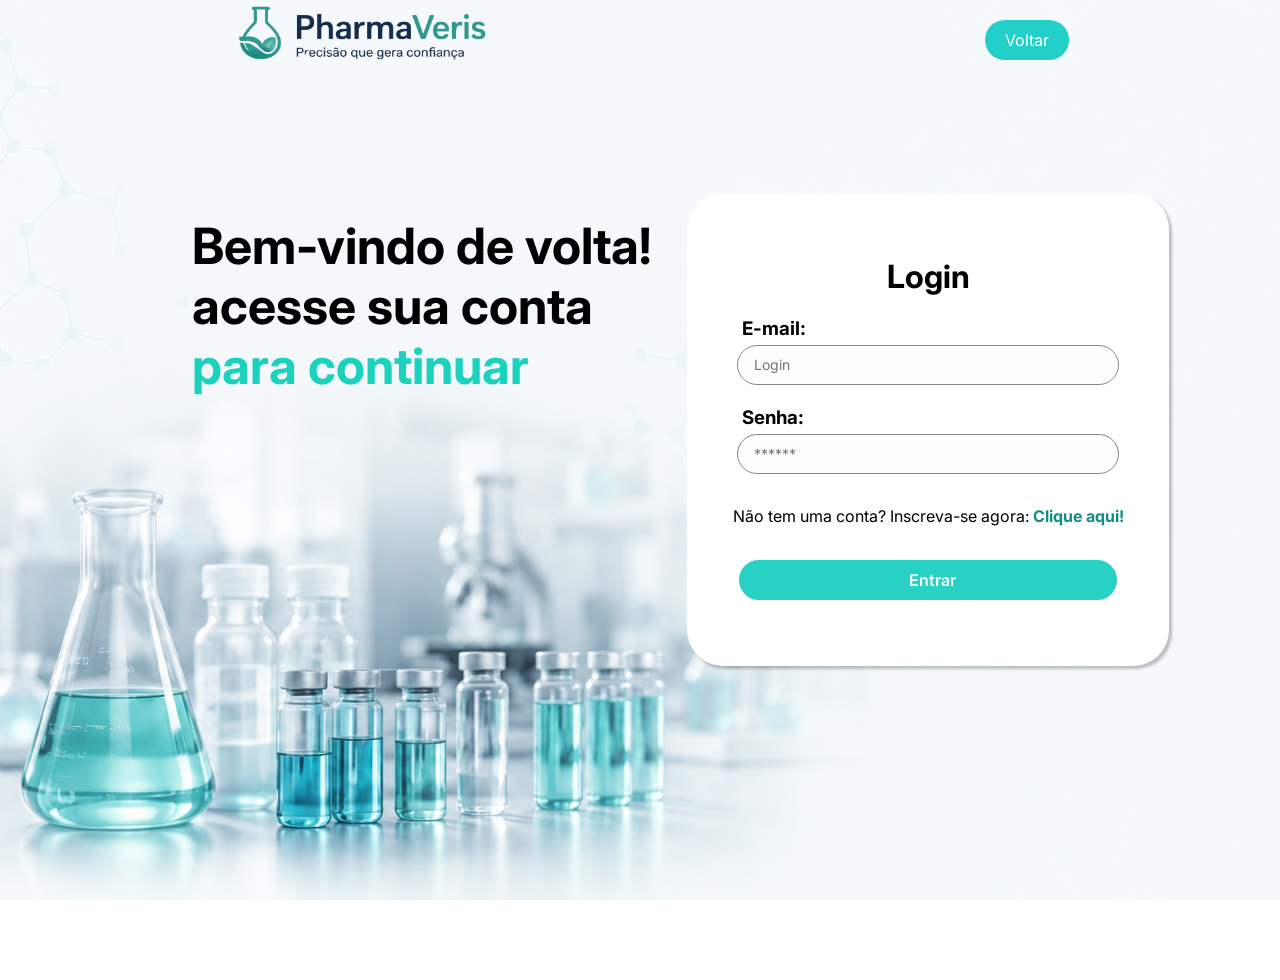
<file: web-data-viz/public/dashboard/mural.html>
<!DOCTYPE html>
<html lang="pt-br">

<head>
    <link rel="shortcut icon" href="../assets/icon/favicon2.ico" type="image/x-icon">
    <meta charset="UTF-8">
    <meta http-equiv="X-UA-Compatible" content="IE=edge">
    <meta name="viewport" content="width=device-width, initial-scale=1.0">
    <title>AquaTech | Avisos</title>

    <link rel="stylesheet" href="./../css/dashboards.css">
    <link rel="stylesheet" href="./../css/estilo.css" />
    <script src="../js/sessao.js"></script>
    <script src="./../js/alerta.js"></script>

    <link rel="preconnect" href="https://fonts.gstatic.com">
    <link
        href="https://fonts.googleapis.com/css2?family=Exo+2:ital,wght@0,100;0,200;0,300;0,400;0,500;0,600;0,700;0,800;0,900;1,100;1,200;1,300;1,400;1,500;1,600;1,700;1,800;1,900&display=swap"
        rel="stylesheet">
</head>

<body onload="validarSessao(), atualizarFeed()" style="background-color: #161618;">

    <div class="janela">


        <div class="header-left">

            <h1>AquaTech</h1>

            <div class="hello">
                <h3>Olá, <span id="b_usuario">usuário</span>!</h3>
            </div>

            <div class="btn-nav-white">
                <a href="cards.html">
                    <h3>Aquários e Terrários</h3>
                </a>
            </div>

            <div class="btn-nav-white">
                <a href="./dashboard.html">
                    <h3>Gráficos</h3>
                </a>
            </div>

            <div class="btn-nav">
                <h3>Mural de Avisos</h3>
            </div>

            <div class="btn-logout" onclick="limparSessao()">
                <h3>Sair</h3>
            </div>

        </div>

        <div class="dash-right">


            <div class="avisos">
                <div id="alerta">
                </div>
                <div class="container">
                    <h1>Publicar um aviso</h1>
                    <div class="div-form">
                        <form id="form_postagem" method="post" onsubmit="return publicar()">
                            <label>
                                Título:
                                <br>
                                <input name="titulo" id="titulo" maxlength="100" type="text">
                            </label>
                            <br>
                            <br>
                            <label>
                                Descrição (máximo de 250 caracteres):
                                <br>
                                <textarea name="descricao" id="textarea_descricao" maxlength="250" rows="5"></textarea>
                            </label>
                            <br>
                            <br>
                            <button>Enviar</button>
                        </form>
                    </div>
                    <h1>Mural de Avisos</h1>
                    <div class="div-results">
                        <div id="feed_container" class="feed-container">
                        </div>
                    </div>
                </div>
            </div>
        </div>
    </div>




</body>

</html>

<script>
    
    b_usuario.innerHTML = sessionStorage.NOME_USUARIO;

    function limparFormulario() {
        document.getElementById("form_postagem").reset();
    }

    function publicar() {
        var idUsuario = sessionStorage.ID_USUARIO;

        var corpo = {
            titulo: form_postagem.titulo.value,
            descricao: form_postagem.descricao.value
        }

        fetch(`/avisos/publicar/${idUsuario}`, {
            method: "post",
            headers: {
                "Content-Type": "application/json"
            },
            body: JSON.stringify(corpo)
        }).then(function (resposta) {

            console.log("resposta: ", resposta);

            if (resposta.ok) {
                window.alert("Post realizado com sucesso pelo usuario de ID: " + idUsuario + "!");
                window.location = "/dashboard/mural.html";
                limparFormulario();
                finalizarAguardar();
            } else if (resposta.status == 404) {
                window.alert("Deu 404!");
            } else {
                throw ("Houve um erro ao tentar realizar a postagem! Código da resposta: " + resposta.status);
            }
        }).catch(function (resposta) {
            console.log(`#ERRO: ${resposta}`);
            finalizarAguardar();
        });

        return false;

    }

    function editar(idAviso) {
        sessionStorage.ID_POSTAGEM_EDITANDO = idAviso;
        console.log("cliquei em editar - " + idAviso);
        window.alert("Você será redirecionado à página de edição do aviso de id número: " + idAviso);
        window.location = "/dashboard/edicao-aviso.html"

    }

    function deletar(idAviso) {
        console.log("Criar função de apagar post escolhido - ID" + idAviso);
        fetch(`/avisos/deletar/${idAviso}`, {
            method: "DELETE",
            headers: {
                "Content-Type": "application/json"
            }
        }).then(function (resposta) {

            if (resposta.ok) {
                window.alert("Post deletado com sucesso pelo usuario de email: " + sessionStorage.getItem("EMAIL_USUARIO") + "!");
                window.location = "/dashboard/mural.html"
            } else if (resposta.status == 404) {
                window.alert("Deu 404!");
            } else {
                throw ("Houve um erro ao tentar realizar a postagem! Código da resposta: " + resposta.status);
            }
        }).catch(function (resposta) {
            console.log(`#ERRO: ${resposta}`);
        });
    }

    function atualizarFeed() {
        fetch("/avisos/listar").then(function (resposta) {
            if (resposta.ok) {
                if (resposta.status == 204) {
                    var feed = document.getElementById("feed_container");
                    var mensagem = document.createElement("span");
                    mensagem.innerHTML = "Nenhum resultado encontrado."
                    feed.appendChild(mensagem);
                    throw "Nenhum resultado encontrado!!";
                }

                resposta.json().then(function (resposta) {
                    console.log("Dados recebidos: ", JSON.stringify(resposta));

                    var feed = document.getElementById("feed_container");
                    feed.innerHTML = "";
                    for (let i = 0; i < resposta.length; i++) {
                        var publicacao = resposta[i];

                        // criando e manipulando elementos do HTML via JavaScript
                        var divPublicacao = document.createElement("div");
                        var spanID = document.createElement("span");
                        var spanTitulo = document.createElement("span");
                        var spanNome = document.createElement("span");
                        var divDescricao = document.createElement("div");
                        var divButtons = document.createElement("div");
                        var btnEditar = document.createElement("button");
                        var btnDeletar = document.createElement("button");


                        spanID.innerHTML = "ID: <b>" + publicacao.idAviso + "</b>";
                        spanTitulo.innerHTML = "Título: <b>" + publicacao.titulo + "</b>";
                        spanNome.innerHTML = "Autor: <b>" + publicacao.nome + "</b>";
                        divDescricao.innerHTML = "Descrição: <b>" + publicacao.descricao + "</b>";
                        btnEditar.innerHTML = "Editar";
                        btnDeletar.innerHTML = "Deletar";

                        divPublicacao.className = "publicacao";
                        spanTitulo.id = "inputNumero" + publicacao.idAviso;
                        spanNome.className = "publicacao-nome";
                        spanTitulo.className = "publicacao-titulo";
                        divDescricao.className = "publicacao-descricao";

                        divButtons.className = "div-buttons"

                        btnEditar.className = "publicacao-btn-editar"
                        btnEditar.id = "btnEditar" + publicacao.idAviso;
                        btnEditar.setAttribute("onclick", `editar(${publicacao.idAviso})`);

                        btnDeletar.className = "publicacao-btn-editar"
                        btnDeletar.id = "btnDeletar" + publicacao.idAviso;
                        btnDeletar.setAttribute("onclick", `deletar(${publicacao.idAviso})`);

                        divPublicacao.appendChild(spanID);
                        divPublicacao.appendChild(spanNome);
                        divPublicacao.appendChild(spanTitulo);
                        divPublicacao.appendChild(divDescricao);
                        divPublicacao.appendChild(divButtons);
                        divButtons.appendChild(btnEditar);
                        divButtons.appendChild(btnDeletar);
                        feed.appendChild(divPublicacao);
                    }

                    finalizarAguardar();
                });
            } else {
                throw ('Houve um erro na API!');
            }
        }).catch(function (resposta) {
            console.error(resposta);
            finalizarAguardar();
        });
    }

</script>
</file>
<file: web-data-viz/public/css/estilo.css>
@import url('https://fonts.googleapis.com/css2?family=Barlow:ital,wght@0,100;0,200;0,300;0,400;0,500;0,600;0,700;0,800;0,900;1,100;1,200;1,300;1,400;1,500;1,600;1,700;1,800;1,900&display=swap');

body {
  margin: 0;
  padding: 0;
  font-family: 'Barlow', 'Segoe UI', 'Segoe UI', Tahoma, Geneva, Verdana, sans-serif;
  background-color: white;
}

:root {
  --tamanho-header: 80px;
  --tamanho-banner: calc(100vh - var(--tamanho-header) - var(--tamanho-footer) - 2px);
  --tamanho-simulador: calc(100vh - var(--tamanho-header) - var(--tamanho-footer) - 2px);
  --tamanho-login: calc(100vh - var(--tamanho-header) - var(--tamanho-footer) - 2px);
  --tamanho-footer: 65px;
}

.container {
  display: flex;
  width: 80%;
  margin: auto;
}

.header {
  height: var(--tamanho-header);
  border-bottom: 2px solid #32b9cd;
}


.header .container {
  justify-content: space-between;
  align-items: center;
  height: 100%;
}

.header .container > img{
  height: 80px;
  width: 250px;
}


.header a {
  text-decoration: none;
  color: #0D2840;
  font-weight: 500;
}

.navbar {
  width: 500px;
  display: flex;
  align-items: center;
  justify-content: space-between;
  list-style: none;
}

.navbar .agora > a{
  font-weight: 800;
  color: #32A690;
}

#btn_entrar{
  padding: 13px 35px;
  border-radius: 7px;
  background-color: #0F8C80;
  border: none;
  color: white;
  font-size: 1.05em;
  transition: all 0.2s ease-in-out;
}

#btn_entrar:hover{
  background-color: #32A690;
}

/* BANNER */
.banner {
  height: var(--tamanho-banner);
  width: 100%;
  color: white;
  background-image: url('../assets/imgs/home.png');
  background-size: cover;
}

.banner .container {
  position: absolute;
  left: 50px;
  bottom: 250px;
  display: flex;
  flex-direction: column;
  justify-content: center;
  align-items: center;
  padding: 10px;
  height: auto;
  width: 700px;
  color: black;
}

.banner .container h1 {
  font-size: 60px;
  padding: 0px;
  margin: 0px;
}

.banner .container h1 > span {
  color: #32A690;
}

.banner .container h2{
  width: 80%;
  margin-left: 15px;
}

.banner .container p{
  width: 80%;
  margin-left: 15px;
}

.banner .container #conheca{
  padding: 13px 35px;
  border-radius: 7px;
  background-color: #0F8C80;
  border: none;
  color: white;
  font-size: 1.05em;
  transition: all 0.2s ease-in-out;
  margin-left: 15px;
}

.banner .container #conheca:hover{
  background-color: #32A690;
}

.banner .container #saiba{
  padding: 13px 35px;
  border-radius: 7px;
  background-color: white;
  border: none;
  color: #0F8C80;
  font-size: 1.05em;
  transition: all 0.2s ease-in-out;
  margin-left: 15px;
}

.banner .container #saiba:hover{
  background-color: #32A690;
  color: white;
}

/* MISSÃO VISÃO VALORES */
.social {
  background-color: #F2F2F2;
  display: flex;
  width: 100%;
  padding: 80px 0px;
}

.social .container {
  flex-direction: column;
  justify-content: space-evenly;
}

.box img {
  height: 125px;
  width: 125px;
  padding: 0px;
  margin: 0px;
}

.social .container .boxes {
  display: flex;
  justify-content: space-between;
  width: 100%;
  padding: 30px 0;
}

.social .container .boxes .linha{
  width: 2px;
  height: 100%;
  background-color: rgba(0, 0, 0, 0.34);
}

.box h3{
  margin-bottom: -10px;
}

.social p {
  margin-top: -10px;
  text-align: justify;
}

.box {
  display: flex;
  flex-direction: column;
  align-items: center;
  width: 350px;
}

/* FOOTER */
.footer {
  background-color: white;
  height: 100px;
  color: #0F8C80;
  display: flex;
  font-size: 15px;
  padding: 35px 0px;
}

.footer .container {
  flex-direction: column;
  justify-content: center;
  text-align: center;
  width: 800px;
}

.footer .container > img{
  margin: 0 auto;
  height: 80px;
  width: 250px;
}

.footer .container .version {
  font-size: 12px;
}
</file>
<file: web-data-viz/public/css/login.css>
@import url('https://fonts.googleapis.com/css2?family=Inter:ital,opsz,wght@0,14..32,100..900;1,14..32,100..900&family=Poppins:ital,wght@0,100;0,200;0,300;0,400;0,500;0,600;0,700;0,800;0,900;1,100;1,200;1,300;1,400;1,500;1,600;1,700;1,800;1,900&display=swap');

html,body{
  height: 100%;
  margin: 0px;
  padding: 0px;
}

body {
  margin: 0;
  padding: 0;
  font-family: Inter;
  overflow: hidden;
  background-image: url('../assets/imagens/BG_LoginCadastro.jpg'); background-image: url("../assets/imgs/login_fundo.png");
    background-size: cover;
    background-repeat: no-repeat;
    background-position: center ;
}


.header{
    background-color: #ffffff00;
    height: 80px;
    width: 100%;

    display: flex;
    justify-content: space-around;
    align-items: center;
}

.img-logo{
    height: 50px;
}

a{
    font-size: 16px;
    color: white;
    text-decoration: none;
}

.texto-botao{
  font-size: 16px;
  font-weight: 600;
  font-family: Inter;
  color: rgb(255, 255, 255);
  text-decoration: none;
  padding: 10px 150px;
}

.texto-botao:hover{
    color: white;
}

.logo{
    height: auto;
    width: 300px;
    text-align: center;
    margin-right: 50px;
}

.voltar{
    width: fit-content;
    padding: 10px 20px 10px 20px;

    border-radius: 80px;

    background: #22cfc9;

    border: 0px #27cec0;

    font-size: 14px;
    font-weight: 400;
    font-family: Inter;

    justify-content: center;
    align-content: center;

    cursor: pointer;
    transition: 0.3s;
}

.voltar:hover{
    background-color: rgb(52, 221, 202);
    transform: scale(1.05);
}


/* LOGIN */
.login {
  height: 100%;
  width: 100%;
  
  display: flex;
  justify-content: center;
  align-items: center;
}

.login .container {
    height: 100%;
    width: 100%;

    margin-left: 45%;
      
    display: flex;
    justify-content: center;
    align-items: flex-start;
}

h2{
    font-size: 32px;
    margin-block-start: 0px;
    margin-block-end: 0px;
}

.card {
    background-color: white;
    width: 450px;
    padding: 32px 16px;

    display: flex;
    flex-direction: column;
    justify-content: center;

    gap: 16px;

    align-items: center;
    margin-top: 16%;
    border-radius: 36px;
    transition: all 0.3s ease-in-out;
    box-shadow: 3px 3px 3px rgba(0, 0, 0, 0.237);
}

h3{
    margin: 5px;
}

.formulario {
    width: 450px;
    padding: 32px 16px;

    display: flex;
    flex-direction: column;
    justify-content: center;

    gap: 16px;
    align-items: center;
}

input{
    width: 100%;
    height: 40px;
    padding: 8px 16px;

    border-radius: 24px;
    border: 1px solid #888;

    box-sizing: border-box;

    background: #fdfdfd;

    font-size: 14px;
    font-family: Inter;

    outline: none;
    transition: all 0.25s ease;
}

.campo {
  width: 85%;
}

.botao {
  width: 85%;
    padding: 10px 20px 10px 20px;

    border-radius: 80px;

    font-size: 14px;
    font-weight: 400;
    font-family: Inter;

    justify-content: center;
    align-content: center;

    cursor: pointer;
    transition: 0.3s;
    
    color: rgb(245, 242, 242);
    background-color: #27d1c3;
    border: 2px solid rgb(255, 255, 255);

}

.botao:hover{
    color: white;
    background-color: rgb(52, 221, 202);
}

.link-entrar{
    font-size: 16px;
    font-weight: bold;
    color: #0F8E84;
    text-decoration: none;
    transition: all 0.3s ease-in-out;
}

.link-entrar:hover{
    color: #20d9dc;
}


.loading-div {
  width: 50px;
  display: none;
}

.loading-div img {
  height: 50px;
  width: 50px;
}

#div_erros_login {
  display: none
}

/* FORMULARIO */
.alerta_erro{
  display: flex;
  justify-content: flex-end;
}

.card_erro {
  display: none;
  background-color: #fff;
  color: black;
  width: 230px;
  position: fixed;
  border-radius: 4px;
  border: #ED145B 3px solid;
  padding: 10px;
  margin-right: 10%;
}

.card_erro #mensagem_erro{
  font-weight: 500;
  font-size: 20px;
}

.formulario .tipo_campo {
  font-size: 20px;
  font-weight: 600 !important;
}

.formulario {
  display: flex;
  flex-direction: column;
}

.btn {
  font-family: "Barlow", sans-serif;
  border: 0;
  border-radius: 5px;
  font-weight: 600;
  font-size: 18px;
  padding: 10px 15px;
  color: white;
  background-color: #ED145B;
  width: 120px;
  align-self: center;
  margin-top: 5px;
}

.loading-div {
  width: 50px;
  margin: auto;
  display: none;
}

.loading-div img {
  height: 50px;
  width: 50px;
}

.fala{
    position: absolute;
    height: 300px;
    width: 500px;
    margin-left: 15%;
    margin-top:8% ;
}

h1{font-size: 50px ;}
h1 p{color: #1bd2bf;
margin-top: 0;}
</file>
<file: web-data-viz/public/css/dashboards.css>
/* pagina mural */

@import url('https://fonts.googleapis.com/css2?family=Barlow:ital,wght@0,100;0,200;0,300;0,400;0,500;0,600;0,700;0,800;0,900;1,100;1,200;1,300;1,400;1,500;1,600;1,700;1,800;1,900&display=swap');

body {
  margin: 0;
  padding: 0;
  font-family: 'Barlow', 'Segoe UI', 'Segoe UI', Tahoma, Geneva, Verdana, sans-serif;
}

.label-captura {
  display: flex;
  justify-content: center;
}

.dash-right .avisos {
  width: 100%;
  color: rgb(216, 216, 216);
  font-family: 'Barlow', 'Segoe UI', 'Segoe UI', Tahoma, Geneva, Verdana, sans-serif;
}

.dash-right .avisos .container {
  display: flex;
  flex-direction: column;
  align-items: center;
}

.dash-right .avisos .container .div-form {
  width: 95%;
}

.dash-right .avisos .container .div-form #form_postagem {
  width: 95%;
}

.dash-right .avisos .div-form label {
  width: 95%;
}

.dash-right .avisos .div-form input {
  width: 95%;
  border-radius: 5px;
}

.dash-right .avisos .div-form textarea {
  width: 95%;
  border: 3px solid #e6005a;
  background-color: white;
  border-radius: 5px;
}

.dash-right .avisos .div-form button {
  cursor: pointer;
  font-family: 'Barlow', 'Segoe UI', 'Segoe UI', Tahoma, Geneva, Verdana, sans-serif;
  border: 0;
  border-radius: 5px;
  font-weight: 600;
  font-size: 18px;
  padding: 10px 15px;
  color: white;
  background-color: #e6005a;
  width: 120px;
}

.publicacao-btn-editar {
  cursor: pointer;
  font-family: 'Barlow', 'Segoe UI', 'Segoe UI', Tahoma, Geneva, Verdana, sans-serif;
  border: 0;
  border-radius: 5px;
  font-weight: 600;
  font-size: 14px;
  padding: 5px 8px;
  color: white;
  background-color: #e6005a;
  width: 80px;
}

.publicacao {
  display: flex;
  flex-wrap: wrap;
  align-content: stretch;
  flex-direction: column;
  justify-content: center;
  align-items: stretch;
  border-bottom: 3px solid #e6005a;
  padding: 20px;
}

.publicacao>*:not(:last-child) {
  padding: 0 0 10px 0;
}

.div-results {
  width: 100%;
}

.div-results .feed-container {
  background-color: #212124;
  border-radius: 5px;
  margin-bottom: 80px;
}

.div-buttons {
  display: flex;
  justify-content: flex-end;
}

.div-buttons>* {
  margin-left: 30px;
}

/* pagina graficos */

.dash-header {
  background-color: #212124;
}

.dash {
  width: 80%;
  position: relative;
  top: 0;
  left: 20%;
  background-color: #161618;
  height: 100vh;
  overflow: auto;
}

.area-parametros-alerta {
  /* border: 2px solid pink; */
  display: flex;
  flex-direction: column;
  width: 70%;
  margin: auto;
  margin-top: 10px;
  background-color: #212124;
}

.area-parametros-alerta .titulo-legenda {
  color: white;
  font-weight: 600;
  width: fit-content;
  margin: 10px 20px;
}

.parametros-alerta {
  display: flex;
  width: 100%;
}

.item-regua {
  width: 20%;
  text-align: center;
  height: 80px;
  display: flex;
  flex-direction: column;
  justify-content: center;
  align-self: center;
}

.item-regua p {
  margin: 0;
  font-weight: 500;
}

.item-regua p:nth-child(2) {
  font-weight: 800;
}

.perigo-frio {
  background-color: #5c6bc0;
}

.perigo-quente {
  background-color: #ff7043;
}

.alerta-frio {
  background-color: #42a5f5;
}

.alerta-quente {
  background-color: #ffee58;
}

.ideal {
  background-color: #9ccc65;
}

.cards {
  display: flex;
  flex-wrap: wrap;
  justify-content: center;
  height: 450px;
  width: 100%;
  align-items: center;
  color: white;
}

.card-aquario {
  margin: 2%;
  min-width: 40%;
  max-width: 50%;
  width: fit-content;
  flex-wrap: wrap;
  display: flex;
  /* text-align: center; */
  height: 180px;
  /* justify-content: right; */
  background-color: #212124;
  font-size: 20px;
}

.card-aquario h1 {
  width: fit-content;
}

.card-aquario p {
  margin: 0;
  font-size: 50px;
  font-weight: lighter;
  text-align: left;
}

.desc-aquario {
  display: flex;
  flex-direction: row;
  align-items: center;
  width: 100%;
}

.desc-aquario .cor-alerta {
  width: 30px;
}

.title-aquario {
  width: 100%;
}


.cards h1 {
  font-size: 22px;
  border-bottom: solid white 1px;
  text-align: left;
  font-weight: lighter;
  margin: 20px;
}

.temperatura {
  margin: 5px;
  margin-left: 20px;
  width: 75%;
}

.cor-alerta {
  width: 13%;
  height: 30%;
  border-radius: 50%;
  display: inline-block;
}

.btns-dash {
  display: flex;
  align-items: center;
  justify-content: center;
  margin-top: 30px;
  flex-wrap: wrap;
  padding: 0 30% 0 30%;
}

.graph {
  width: 70%;
  margin: auto;
  padding-top: 10px;
}

.tituloGraficos {
  color: rgb(216, 216, 216);
  display: flex;
  justify-content: center;
}

.btn-chart {
  font-family: 'Barlow', 'Segoe UI', 'Segoe UI', Tahoma, Geneva, Verdana, sans-serif;
  border: 0;
  font-weight: 600;
  font-size: 18px;
  padding: 10px 15px;
  color: #e6005a;
  background-color: white;
  margin: 5px;
  border-radius: 3px;
  cursor: pointer
}

.btn-pink {
  color: white;
  background-color: #e6005a;
}

.btn-white {
  color: #e6005a;
  background-color: white;

}

.label-captura {
  height: 80px;
}

.display-none {
  display: none;
}

.display-flex {
  display: flex;
}

.display-block {
  display: block;
}

canvas {
  width: 100% !important;
  height: 100% !important;
}

/* PAGINA DOS GRÁFICOS 2023-2026 */

.janela {
  display: flex;
  /* width: 100vw; */
}

.header-left a {
  text-decoration: none;
  color: white;
}

.header-left {
  position: fixed;
  top: 0;
  left: 0;
  z-index: 999;
  height: 100vh;
  width: 20%;
  display: flex;
  flex-direction: column;
  justify-content: space-evenly;
  align-items: center;
  border-right: 3px solid #32b9cd;
  background-color: #212124;
}

.dash-right {
  display: flex;
  width: 70%;
  height: fit-content;
  background-color: #161618;
  position: relative;
  top: 0;
  left: 25%;
  height: 100vh;
  overflow: auto;
}

.header-left h1 {
  color: #32b9cd;
}

.hello {
  width: 100%;
  display: flex;
  justify-content: center;
}

.hello h3 {
  color: #e3b062;
  font-weight: 300;
  font-size: 1.2rem;
}

.hello h3 span {
  font-weight: 800;
}

.btn-nav {
  width: 40%;
  color: white;
  background-color: #e6005a;
  border-radius: 5px;
  text-align: center;
  padding: 2% 5%;
}

.btn-nav-white {
  width: 40%;
  background-color: white;
  border: 3px solid #e6005a;
  border-radius: 5px;
  text-align: center;
  padding: 2% 5%;
}

.btn-nav-white h3 {
  color: #e6005a;
  padding: 0;
  margin: 0;
}

.btn-nav h3,
.btn-logout h3 {
  margin: 0;
  padding: 0;
}

.btn-logout {
  margin: 0;
  padding: 0;
  width: 20%;
  background-color: #32b9cd;
  color: white;
  border-radius: 10px;
  text-align: center;
  padding: 10px 15px;
  margin-bottom: 100px;
  cursor: pointer;
}
</file>
